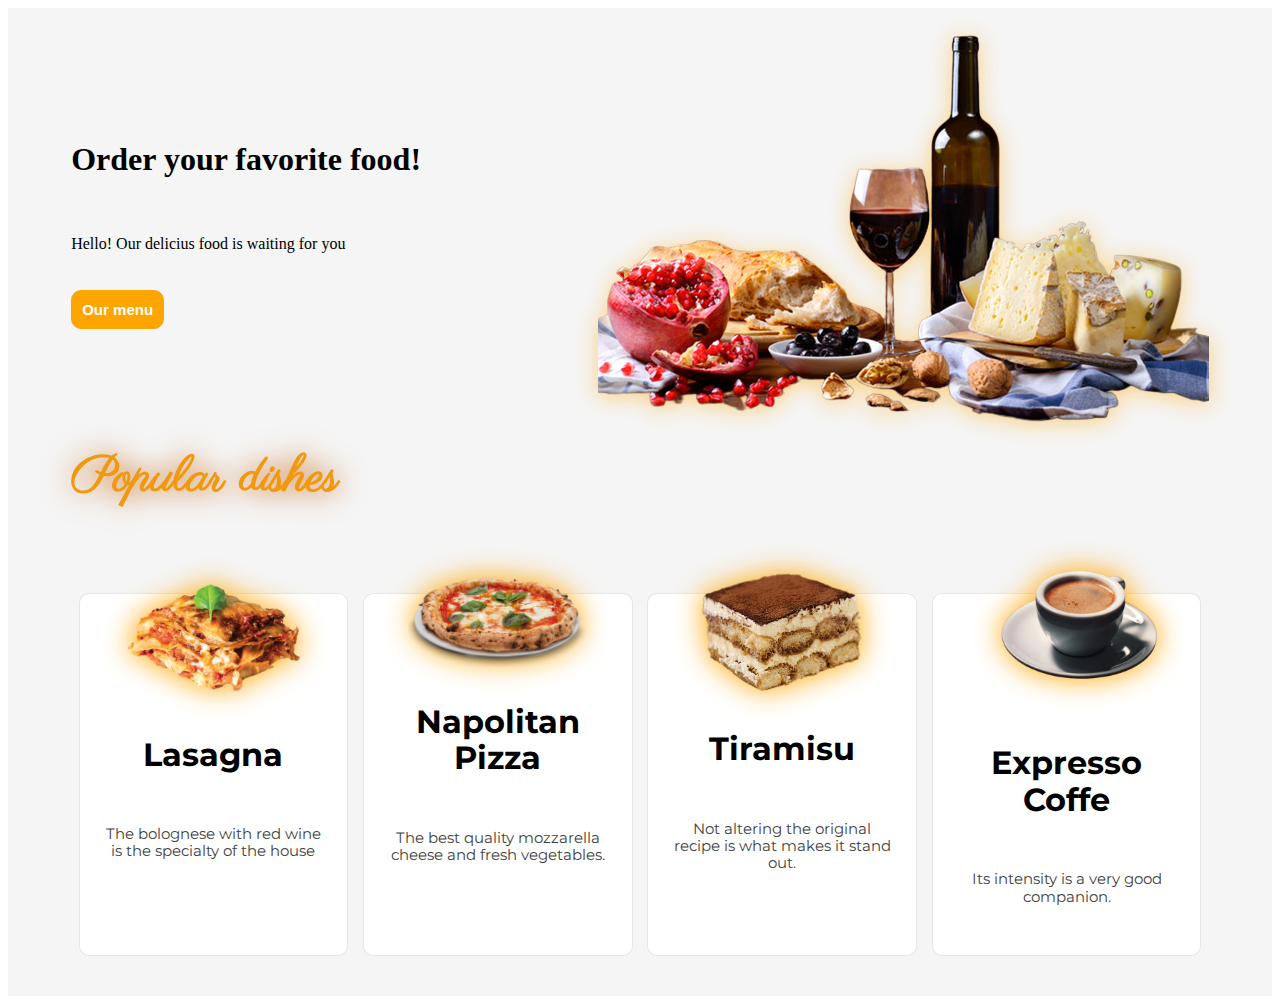
<file: index.html>
<!DOCTYPE html>
<html lang="en">
<head>
    <meta charset="UTF-8">
    <meta http-equiv="X-UA-Compatible" content="IE=edge">
    <meta name="viewport" content="width=device-width, initial-scale=1.0">
    <title>Document</title>
    <link rel="stylesheet" href="normalize.css">
    <link rel="stylesheet" href="index.css">
</head>
<body>
    <div class="contenedor">
        <header class="header">
           
            <div class="hamburguesa">
                <img src="Imagenes/menu.png" alt="Menu hamburguesa">
            </div>
         
        </header>
        <aside class="presentacion">
            <div class="informacion">
                <h1>Order your favorite food!</h1>
                <div>
                    <p>Hello! Our delicius food is waiting for you</p>
                    
                </div>
                <div class="informacion--boton">
                    <a href="menu.html">
                        <button type="button">Our menu</button>
                    </a>
                   
                </div>
            </div>
            <div class="presentacion--imagen">
                <img src="Imagenes/design.png" alt="Imagen presentacion">
            </div>
        </aside>
        <main class="comida">
            <h2 class="comida--titulo">Popular dishes</h2>
            <div class="platos">
                <article class="plato">
                    <img src="Imagenes/lasa.png" alt="Lasagna">
                    <h1>Lasagna</h1>
                    <p>The bolognese with red wine is the specialty of the house</p>
                    <div class="plato--info">
                    
                        
                    </div>                    
                </article>
                <article class="plato">
                    <img src="Imagenes/pizza.png" alt="pizza">
                    <h1>Napolitan Pizza</h1>
                    <p>The best quality mozzarella cheese and fresh vegetables.</p>
                    <div class="plato--info">
                    </div>                    
                </article>
                <article class="plato">
                    <img src="Imagenes/tiramisu.png" alt="Tiramisu">
                    <h1>Tiramisu</h1>
                    <p>Not altering the original recipe is what makes it stand out.</p>
                    <div class="plato--info">
                     
                    </div>                    
                </article>
                <article class="plato">
                    <img src="Imagenes/coffe.png" alt="">
                    <h1>Expresso Coffe</h1>
                    <p>Its intensity is a very good companion.</p>
                    <div class="plato--info">
                     
                    </div>                    
                </article>
            </div>
        </main>
    </div>
</body>
</html>
</file>
<file: index.css>
@import url('https://fonts.googleapis.com/css2?family=Roboto:wght@400;700;900&display=swap');
@import url('https://fonts.googleapis.com/css2?family=Allura&family=Montserrat:wght@200;300;400&family=Parisienne&display=swap');
font-family: 'Allura', cursive;
font-family: 'Dancing Script', cursive;
font-family: 'Edu SA Beginner', cursive;
font-family: 'Montserrat', sans-serif;
font-family: 'Parisienne', cursive;
*{
    margin: 0;
    border: 0;
    padding: 0;
    font-family: 'Roboto', sans-serif;
}
img{
    width: 100%;
    object-fit: cover;
}
/* Contenedor */
.contenedor{
    background-color: rgb(245, 245, 245);
    padding-bottom: 40px;    
}
/* Header -Menu */
.header{
    padding-top: 10px;
    width: 90%;
    margin-inline: auto;
    display: flex;
    align-items: center;
    justify-content: space-between;
}

.hamburguesa{
    width: 30px;
}
@media (min-width:768px) {
    .hamburguesa{
        display: none;
    }
}
.hamburguesa:hover{
    cursor: pointer;
}

/* Información Banner */
.presentacion{
    width: 90%;
    margin-inline: auto;
    display: flex;
    flex-direction: column;
    align-items: center;
    justify-content: space-between;
}
@media (min-width:768px) {
    .presentacion{
        flex-direction: row;
    }
}
/* Información */
.informacion{
    text-align: center;
    display: flex;
    flex-direction: column;
    gap: 20px;
}
@media (min-width:768px) {
    .informacion{
        text-align: start;
        align-items: flex-start;
    }
}
.informacion--boton button{
    padding: 10px;
    background-color: orange;
    border: 1px solid orange;
    color: white;
    border-radius: 10px;
    font-weight: 700;
    font-size: 15px;
}
.informacion--boton button:hover{
    background-color: white;
    color: orange;
    cursor: pointer;
}
/* Información imagen */
.presentacion--imagen{
    max-width: 300px;
    filter: drop-shadow(0 1mm 3mm rgba(255,166,0,0.468));
}
@media (min-width:456px) {
    .presentacion--imagen{
        max-width: 500px;
    }
}
@media (min-width:1024px) {
    .presentacion--imagen{
        max-width: 800px;
    }
}
/* Seccion platos */
.comida--titulo{
    color: rgb(218, 136, 30);
    font-family:  'Parisienne';
    font-size: 50px;

}
.comida{
    width: 90%;
    margin-inline:auto;
}
.platos{
    display: grid;
    grid-template-columns: 1fr;
    row-gap: 85px;
    font-family: 'Montserrat';
}
@media (min-width:768px) {
    .platos{
        grid-template-columns: 1fr 1fr;
    }
}
@media (min-width:992px) {
    .platos{
        grid-template-columns: 1fr 1fr 1fr 1fr;
    }
}
.comida--titulo{
    text-align: center;
    margin-top: 20px;
    margin-bottom: 85px;
}
@media (min-width:768px) {
    .comida--titulo{
        text-align: start;
            color: rgb(241, 152, 17);
            filter: drop-shadow(0 0 0.9rem rgb(194, 99, 10));
        
    }
    
}
/* Contenedor de tarjetas */
.plato{
    width: 80%;
    margin-inline:auto;
    background-color: white;
    padding: 20px;
    display: flex;
    flex-direction: column;
    align-items: center;
    justify-content: center;
    gap: 15px;
    text-align: center;
    border-radius: 10px;
    border: 1px solid rgba(196, 196, 196, 0.426);
}
.plato img{
    width: 180px;
    filter: drop-shadow(0 0 0.9rem orange);
    margin-top: -85px;
}
.plato p{
    font-size: 15px;
    color: rgb(63, 63, 63);
}
.plato--info{
    width: 100%;
    display: flex;
    align-items: center;
    gap: 15px;
    justify-content: space-between;
}
.plato--info p{
    font-weight: 900;
}
.plato--info button{
    background-color: orange;
    color: white;
    font-weight: 900;
    padding: 5px 12px;
    border-radius: 50%;
    font-size: 25px;
}
.plato--info button:hover{
    cursor: pointer;
}
</file>
